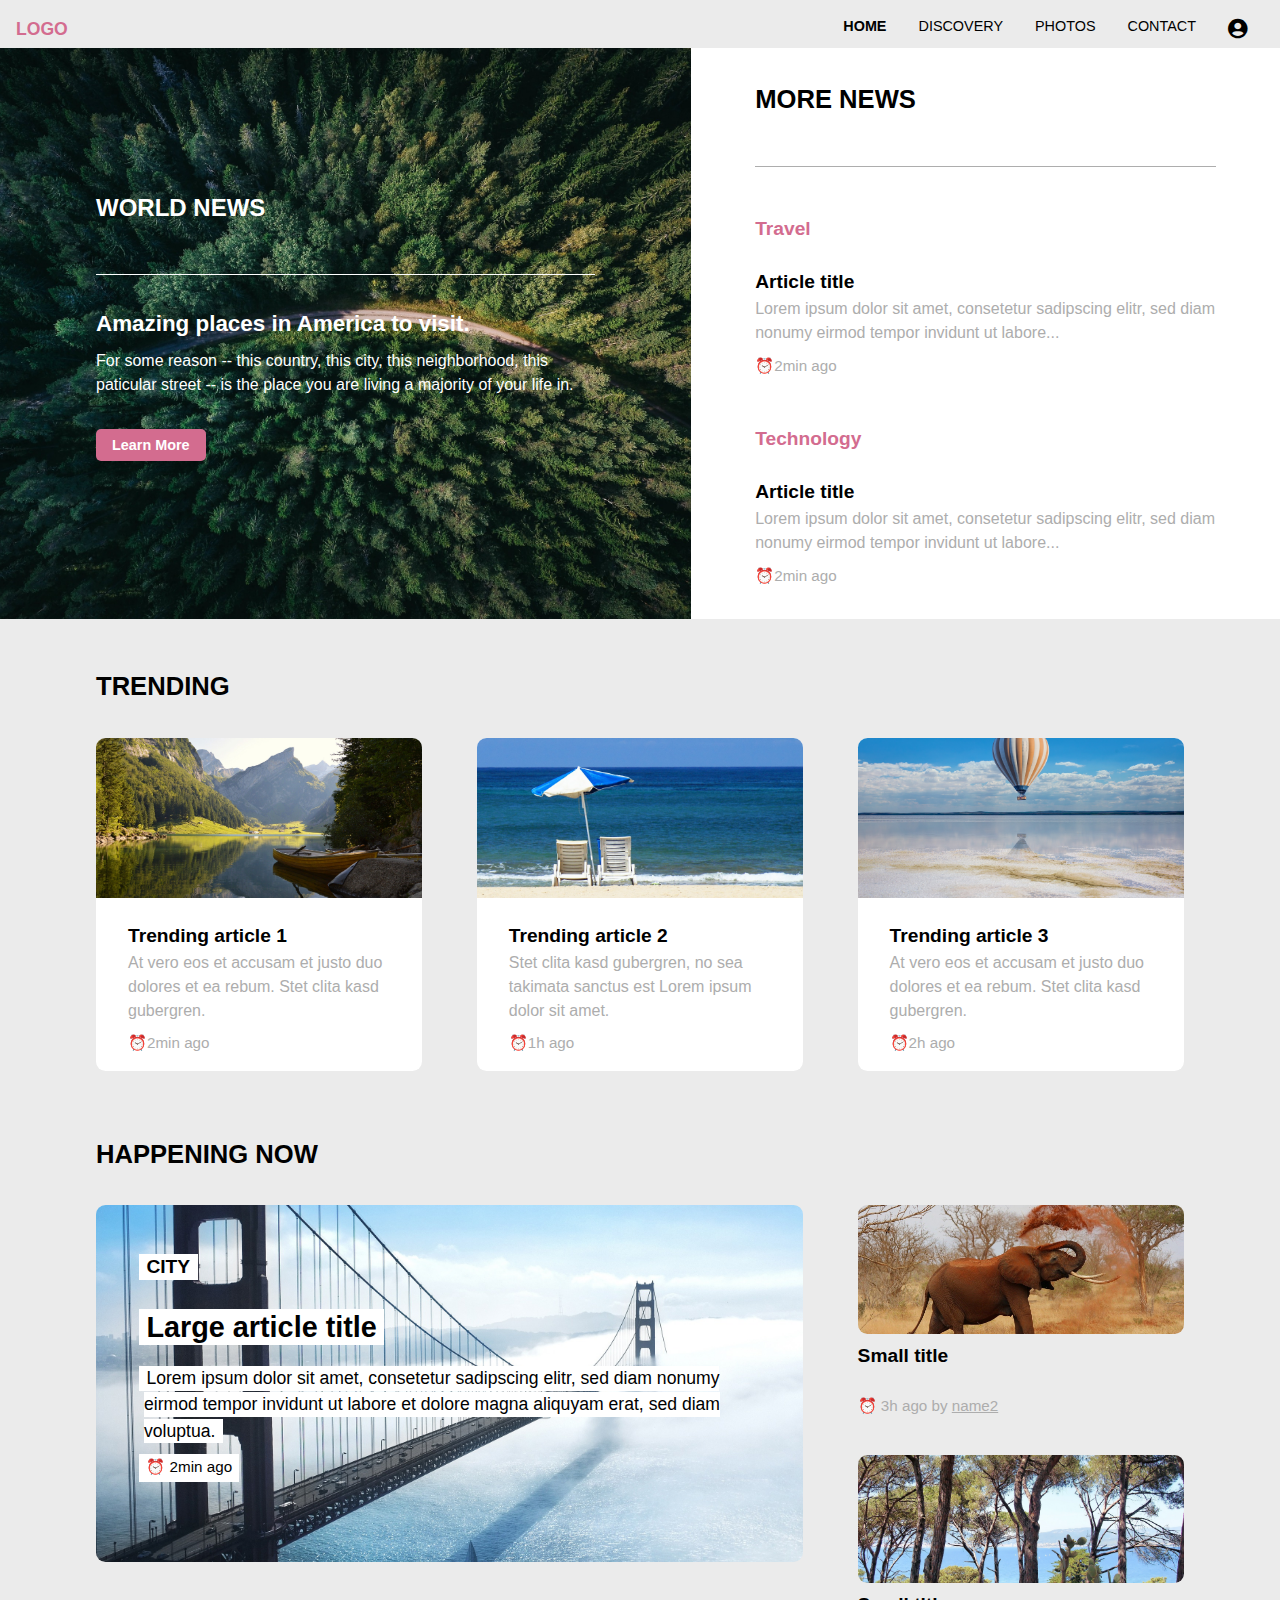
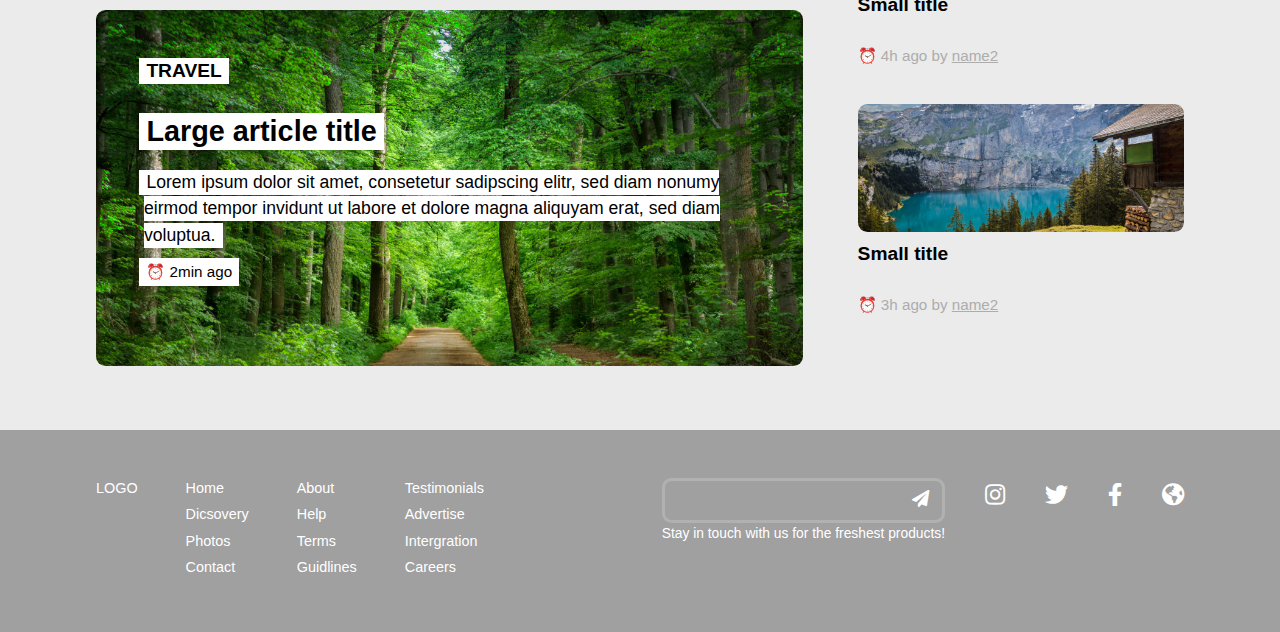
<file: index.html>
<!DOCTYPE html>
<html lang="en">

<head>
    <meta charset="UTF-8">
    <meta name="viewport" content="width=device-width, initial-scale=1.0">
    <title>Document</title>
    <link rel="icon" href="/img/leave_favicon.png" type="image/x-icon">
    <link rel="stylesheet" href="https://use.fontawesome.com/releases/v5.11.2/css/all.css">
    <link rel="stylesheet" type="text/css" href="style.css">
</head>

<body id="body">
    <div class="close_menu noneDisplay" id="close_menu" onclick="closeMenu()">
        ❌
    </div>
    <!-- Header -->
    <div class="header" id="header">
        <div class="navigation_menu" id="openmenu_btn">
            <div class="navigation" onclick="showMenu_moblie()">
                <i class="fas fa-align-left"></i>
            </div>
        </div>
        <div class="logo" id="logo">
            LOGO
        </div>
        <div class="nav_complete">
            <div class="nav_with_pp" id="nav_with_pp">
                <div class="nav" id="nav_mobile">
                    <div class="link active" onmouseover="showMenu()" onmouseout="hideMenu()">
                        <i class="fas fa-home icon size" id="icon1"></i>
                        HOME
                    </div>
                    <div class="link">
                        <i class="fas fa-compass icon size" id="icon2"></i>
                        DISCOVERY
                    </div>
                    <div class="link">
                        <i class="fas fa-image icon size" id="icon3"></i>
                        PHOTOS
                    </div>
                    <div class="link">
                        <i class="far fa-envelope icon size" id="icon4"></i>
                        CONTACT
                    </div>
                </div>
                <div class="link">
                    <i class="fas fa-user-circle pp"></i>
                    <f class="icon" id="icon5">PROFILE</f>
                </div>
            </div>
            <div id="menu" class="menu_nav hidden" onmouseover="showMenu()" onmouseout="hideMenu()">
                <div class="menu_link">
                    WORLD NEWS
                </div>
                <div class="menu_link">
                    TRAVEL
                </div>
                <div class="menu_link active">
                    TECHNOLOGY
                </div>
                <div class="menu_link">
                    CITY
                </div>
                <div class="menu_link">
                    CULTURE
                </div>
                <div class="menu_link">
                    MORE...
                </div>
            </div>
        </div>
    </div>
    <!-- News -->
    <div class="news" id="news">
        <div class="world_news">
            <div class="wn_text">
                <div class="wn_title">
                    WORLD NEWS
                </div>
                <div class="wn_subtitle">
                    Amazing places in America to visit.
                </div>
                <div class="wn_content">
                    For some reason -- this country, this city, this neighborhood,
                    this paticular street -- is the place you are living a majority
                    of your life in.
                </div>
                <div class="wn_btn">
                    <a class="btn" href="#explore">Learn More</a>
                </div>
            </div>
        </div>
        <div class="more_news">
            <div class="mn_text">
                <div class="mn_title">
                    MORE NEWS
                </div>
                <div class="travel">
                    <div class="mn_heading">
                        Travel
                    </div>
                    <div class="content_title">
                        Article title
                    </div>
                    <div class="content">
                        Lorem ipsum dolor sit amet, consetetur sadipscing
                        elitr, sed diam nonumy eirmod tempor invidunt ut labore...
                    </div>
                    <div class="time_past">
                        <span class="time_icon">⏰ </span>
                        2min ago
                    </div>
                </div>
                <div class="technology">
                    <div class="mn_heading">
                        Technology
                    </div>
                    <div class="content_title">
                        Article title
                    </div>
                    <div class="content">
                        Lorem ipsum dolor sit amet, consetetur sadipscing
                        elitr, sed diam nonumy eirmod tempor invidunt ut labore...
                    </div>
                    <div class="time_past">
                            <span class="time_icon">⏰</span>
                            2min ago
                    </div>
                </div>
            </div>
        </div>
    </div>
    <!-- Trending -->
    <div class="trending" id="trending">
        <div class="part_title">
            TRENDING
        </div>
        <div class="trending_content">


            <div class="trending_post">
                <div class="trending_img img_1"></div>

                <div class="trending_article">
                    <div class="content_title trending_title">
                        Trending article 1
                    </div>
                    <div class="content">
                        At vero eos et accusam et justo duo
                        dolores et ea rebum. Stet clita kasd gubergren.
                    </div>
                    <div class="time_past">
                        <span class="time_icon">⏰</span>
                        2min ago
                    </div>
                </div>
            </div>


            <div class="trending_post">
                <div class="trending_img img_2"></div>

                <div class="trending_article">
                    <div class="content_title trending_title">
                        Trending article 2
                    </div>
                    <div class="content">
                        Stet clita kasd gubergren,
                        no sea takimata sanctus est Lorem ipsum dolor sit amet.
                    </div>
                    <div class="time_past">
                        <span class="time_icon">⏰</span>
                        1h ago
                    </div>
                </div>
            </div>


            <div class="trending_post">
                <div class="trending_img img_3"></div>

                <div class="trending_article">
                    <div class="content_title trending_title">
                        Trending article 3
                    </div>
                    <div class="content">
                        At vero eos et accusam et justo duo
                        dolores et ea rebum. Stet clita kasd gubergren.
                    </div>
                    <div class="time_past">
                        <span class="time_icon">⏰</span>
                        2h ago
                    </div>
                </div>
            </div>

        </div>
    </div>
    <div class="happening_now" id="happening_now">
        <div class="part_title">
            HAPPENING NOW
        </div>


        <div class="hn_contnent">
            <div class="large_article">
                <div class="hn_post_large img_4">
                    <div class="article_categorie hn_text">
                        <span>
                            CITY
                        </span>
                    </div>
                    <div class="hn_title hn_text">
                        <span>Large article title</span>
                    </div>
                    <div class="hn_content hn_text">
                        <span>
                            Lorem ipsum dolor sit amet, consetetur sadipscing elitr,
                            sed diam nonumy eirmod tempor invidunt ut labore et dolore
                            magna aliquyam erat, sed diam voluptua.
                        </span>
                    </div>
                    <div class="time_past hn_text">
                        <span class="time_icon">
                            ⏰ 2min ago
                        </span>
                    </div>
                </div>
                <div class="hn_post_large img_5">
                    <div class="article_categorie hn_text">
                        <span>
                            TRAVEL
                        </span>
                    </div>
                    <div class="hn_title hn_text">
                        <span>Large article title</span>
                    </div>
                    <div class="hn_content hn_text">
                        <span>
                            Lorem ipsum dolor sit amet, consetetur sadipscing elitr,
                            sed diam nonumy eirmod tempor invidunt ut labore et dolore
                            magna aliquyam erat, sed diam voluptua.
                        </span>
                    </div>
                    <div class="time_past hn_text">
                        <span class="time_icon">
                            ⏰ 2min ago
                        </span>
                    </div>
                </div>
            </div>


            <div class="small_article">
                <div class="hn_post_small">
                    <div class="hn_small_img img_6">
                    </div>
                    <div class="content_title">
                        Small title
                    </div>
                    <div class="time_past">
                        <p>⏰ 3h ago by <u>name2</u></p>
                    </div>
                </div>


                <div class="hn_post_small">
                    <div class="hn_small_img img_7">

                    </div>
                    <div class="content_title">
                        Small title
                    </div>
                    <div class="time_past">
                        <p>⏰ 4h ago by <u>name2</u></p>
                    </div>
                </div>


                <div class="hn_post_small">
                    <div class="hn_small_img img_8">

                    </div>
                    <div class="content_title">
                        Small title
                    </div>
                    <div class="time_past">
                        <p>⏰ 3h ago by <u>name2</u></p>
                    </div>
                </div>
            </div>
        </div>


    </div>
    <div class="footer_mobile footer" id="footer">
        <div class="footer_nav">
            <div class="footer_nav_collum collum_logo">
                <div class="footer_logo">
                    LOGO
                </div>
            </div>
            <div class="footer_nav_collum collum1">
                <div class="footer_link">Home</div>
                <div class="footer_link">Dicsovery</div>
                <div class="footer_link">Photos</div>
                <div class="footer_link">Contact</div>
            </div>
            <div class="footer_nav_collum collum2">
                <div class="footer_link">About</div>
                <div class="footer_link">Help</div>
                <div class="footer_link">Terms</div>
                <div class="footer_link">Guidlines</div>
            </div>
            <div class="footer_nav_collum collum3">
                <div class="footer_link">Testimonials</div>
                <div class="footer_link">Advertise</div>
                <div class="footer_link">Intergration</div>
                <div class="footer_link">Careers</div>
            </div>
        </div>
        <div class="sub_to_newsletter">
            <div class="email_field">
                <div class="email_input">
                    <input type="email" class="email" name="email">
                </div>
                <div class="email_send">
                    <i class="fas fa-paper-plane"></i>
                </div>
            </div>
            <div class="stnl_text">
                Stay in touch with us for the freshest products!
            </div>
        </div>
        <div class="socialmedia">
            <div class="socialmedia_link">
                <i class="fab fa-instagram"></i>
            </div>
            <div class="socialmedia_link">
                <i class="fab fa-twitter"></i>
            </div>
            <div class="socialmedia_link">
                <i class="fab fa-facebook-f"></i>
            </div>
            <div class="socialmedia_link">
                <i class="fas fa-globe-americas"></i>
            </div>
        </div>
    </div>

    <script src="script.js"></script>
</body>

</html>
</file>
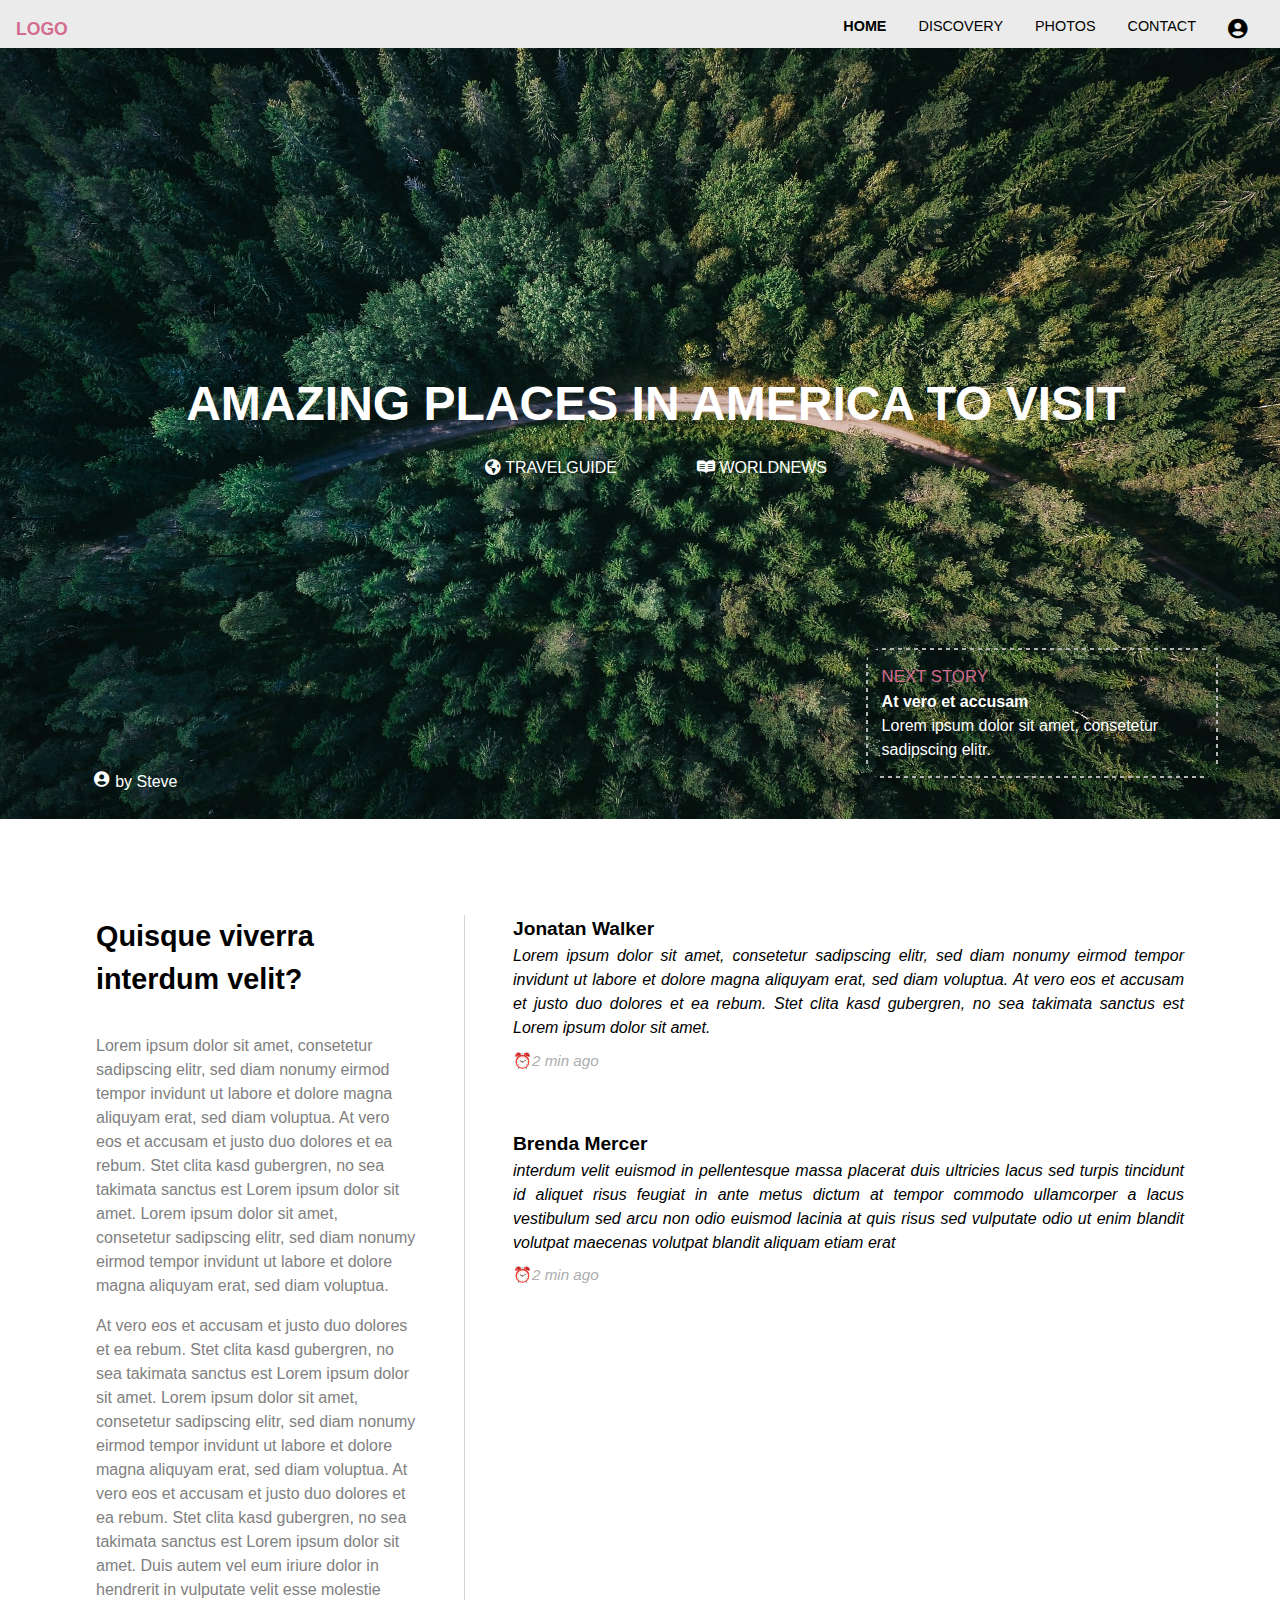
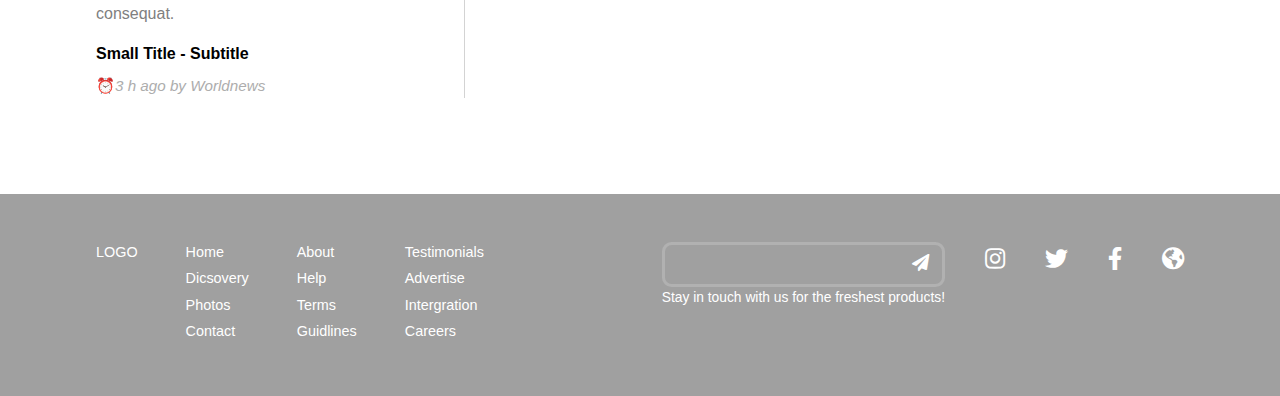
<file: post.html>
<!DOCTYPE html>
<html lang="en">

<head>
    <meta charset="UTF-8">
    <meta name="viewport" content="width=device-width, initial-scale=1.0">
    <title>Document</title>
    <link rel="icon" href="/img/leave_favicon.png" type="image/x-icon">
    <link rel="stylesheet" href="https://use.fontawesome.com/releases/v5.11.2/css/all.css">
    <link rel="stylesheet" type="text/css" href="style.css">
</head>

<body id="body">
    <div class="close_menu noneDisplay" id="close_menu" onclick="closeMenu_post()">
        ❌
    </div>
    <!-- Header -->
    <div class="header" id="header">
        <div class="navigation_menu" id="openmenu_btn">
            <div class="navigation" onclick="showMenu_moblie_post()">
                <i class="fas fa-align-left"></i>
            </div>
        </div>
        <div class="logo">
            LOGO
        </div>
        <div class="nav_complete">
            <div class="nav_with_pp" id="nav_with_pp">
                <div class="nav" id="nav_mobile">
                    <div class="link active" onmouseover="showMenu()" onmouseout="hideMenu()">
                        <i class="fas fa-home icon size" id="icon1"></i>
                        HOME
                    </div>
                    <div class="link">
                        <i class="fas fa-compass icon size" id="icon2"></i>
                        DISCOVERY
                    </div>
                    <div class="link">
                        <i class="fas fa-image icon size" id="icon3"></i>
                        PHOTOS
                    </div>
                    <div class="link">
                        <i class="far fa-envelope icon size" id="icon4"></i>
                        CONTACT
                    </div>
                </div>
                <div class="link">
                    <i class="fas fa-user-circle pp"></i>
                    <f class="icon" id="icon5">PROFILE</f>
                </div>
            </div>
            <div id="menu" class="menu_nav hidden" onmouseover="showMenu()" onmouseout="hideMenu()">
                <div class="menu_link">
                    WORLD NEWS
                </div>
                <div class="menu_link active">
                    TRAVEL
                </div>
                <div class="menu_link">
                    TECHNOLOGY
                </div>
                <div class="menu_link">
                    CITY
                </div>
                <div class="menu_link">
                    CULTURE
                </div>
                <div class="menu_link">
                    MORE...
                </div>
            </div>
        </div>
    </div>

    <!-- Content -->

    <div class="article_header" id="article_header">
        <div class="article_title">
            AMAZING PLACES IN AMERICA TO VISIT
        </div>
        <div class="article_links">
            <div class="travelguide">
                <i class="fas fa-globe-americas"></i>
                TRAVELGUIDE
            </div>
            <div class="worldnews">
                <i class="fab fa-readme"></i>
                WORLDNEWS
            </div>
        </div>
        <div class="maker_next">
            <div class="maker">
                <div class="maker_img">
                    <i class="fas fa-user-circle"></i>
                </div>
                <div class="maker_name mobile_hidden">
                    by Steve
                </div>
            </div>
            <div class="next_story">
                <div class="next_story_title">
                    NEXT STORY
                </div>
                <div class="next_story_subtitle mobile_hidden">
                    At vero et accusam
                </div>
                <div class="next_story_desc mobile_hidden">
                    Lorem ipsum dolor sit amet, consetetur
                    sadipscing elitr.
                </div>
            </div>
        </div>
    </div>

    <div class="post_content" id="post_content">
        <div class="post_left">
            <div class="post_title">Quisque viverra interdum velit?</div>
            <div class="content_text">
                <p>
                    Lorem ipsum dolor sit amet, consetetur sadipscing elitr,
                    sed diam nonumy eirmod tempor invidunt ut labore et dolore
                    magna aliquyam erat, sed diam voluptua. At vero eos et accusam
                    et justo duo dolores et ea rebum. Stet clita kasd gubergren, no
                    sea takimata sanctus est Lorem ipsum dolor sit amet. Lorem ipsum
                    dolor sit amet, consetetur sadipscing elitr, sed diam nonumy eirmod
                    tempor invidunt ut labore et dolore magna aliquyam erat, sed
                    diam voluptua.
                </p>
                <p>
                    At vero eos et accusam et justo duo dolores et ea rebum.
                    Stet clita kasd gubergren, no sea takimata sanctus est Lorem ipsum
                    dolor sit amet. Lorem ipsum dolor sit amet, consetetur sadipscing
                    elitr, sed diam nonumy eirmod tempor invidunt ut labore et dolore
                    magna aliquyam erat, sed diam voluptua. At vero eos et accusam et
                    justo duo dolores et ea rebum. Stet clita kasd gubergren, no sea
                    takimata sanctus est Lorem ipsum dolor sit amet. Duis autem vel
                    eum iriure dolor in hendrerit in vulputate velit esse molestie
                    consequat.
                </p>
            </div>
            <div class="post_subtitle">
                Small Title - Subtitle
            </div>
            <div class="time_past">
                <span class="time_icon">
                    ⏰
                </span>
                <div class="time_past_crusiv">
                    3 h ago by Worldnews
                </div>
            </div>
        </div>
        <div class="post_right">
            <div class="comment com_1">
                <div class="comment_creator">
                    Jonatan Walker
                </div>
                <div class="comment_content">
                    Lorem ipsum dolor sit amet, consetetur sadipscing elitr,
                    sed diam nonumy eirmod tempor invidunt ut labore et dolore
                    magna aliquyam erat, sed diam voluptua. At vero eos et accusam
                    et justo duo dolores et ea rebum. Stet clita kasd gubergren,
                    no sea takimata sanctus est Lorem ipsum dolor sit amet.
                </div>
                <div class="time_past">
                    <span class="time_icon">
                        ⏰
                    </span>
                    <div class="time_past_crusiv">
                        2 min ago
                    </div>
                </div>
            </div>
            <div class="comment com_2">
                <div class="comment_creator">Brenda Mercer</div>
                <div class="comment_content">
                    interdum velit euismod in pellentesque massa placerat duis
                    ultricies lacus sed turpis tincidunt id aliquet risus feugiat
                    in ante metus dictum at tempor commodo ullamcorper a lacus
                    vestibulum sed arcu non odio euismod lacinia at quis risus
                    sed vulputate odio ut enim blandit volutpat maecenas volutpat
                    blandit aliquam etiam erat
                </div>
                <div class="time_past">
                    <span class="time_icon">
                        ⏰
                    </span>
                    <div class="time_past_crusiv">
                        2 min ago
                    </div>
                </div>
            </div>
            <div class="post_video">
                <iframe src="https://www.youtube.com/embed/zBzpmuCiKVI" frameborder="0" allow="accelerometer; autoplay; encrypted-media; gyroscope; picture-in-picture" allowfullscreen id="video_comment"></iframe>
            </div>
        </div>
    </div>

    </div>
    <div class="footer_mobile footer" id="footer">
        <div class="footer_nav">
            <div class="footer_nav_collum collum_logo">
                <div class="footer_logo">
                    LOGO
                </div>
            </div>
            <div class="footer_nav_collum collum1">
                <div class="footer_link">Home</div>
                <div class="footer_link">Dicsovery</div>
                <div class="footer_link">Photos</div>
                <div class="footer_link">Contact</div>
            </div>
            <div class="footer_nav_collum collum2">
                <div class="footer_link">About</div>
                <div class="footer_link">Help</div>
                <div class="footer_link">Terms</div>
                <div class="footer_link">Guidlines</div>
            </div>
            <div class="footer_nav_collum collum3">
                <div class="footer_link">Testimonials</div>
                <div class="footer_link">Advertise</div>
                <div class="footer_link">Intergration</div>
                <div class="footer_link">Careers</div>
            </div>
        </div>
        <div class="sub_to_newsletter">
            <div class="email_field">
                <div class="email_input">
                    <input type="email" class="email" name="email">
                </div>
                <div class="email_send">
                    <i class="fas fa-paper-plane"></i>
                </div>
            </div>
            <div class="stnl_text">
                Stay in touch with us for the freshest products!
            </div>
        </div>
        <div class="socialmedia">
            <div class="socialmedia_link">
                <i class="fab fa-instagram"></i>
            </div>
            <div class="socialmedia_link">
                <i class="fab fa-twitter"></i>
            </div>
            <div class="socialmedia_link">
                <i class="fab fa-facebook-f"></i>
            </div>
            <div class="socialmedia_link">
                <i class="fas fa-globe-americas"></i>
            </div>
        </div>
    </div>

    <script src="script.js"></script>
</body>

</html>
</file>
<file: style.css>
/* RESET DEFAULTS */
* {
	box-sizing: content-box;
}
html {
	font-size: 100%;
}
body{
    font-family: sans-serif;
    font-weight: 300;
    margin: 0;
    padding: 0;   
    display: flex;
    flex-direction: column;
    flex: 1 0 auto;
}
#body {
    line-height: 1.5;
}
a {
    text-decoration: none;
    line-height: 2rem;
}

/* MAIN CSS */

/* Header */
.header {
    display: flex;
    flex-direction: row;
    justify-content: space-between;
    background-color: rgb(235, 235, 235);
    height: 3rem;
}
.logo {
    align-self: flex-start;
    color: rgb(211, 108, 143);
    font-weight: bold;
    font-size: 110%;
    padding-top: 1rem;
    padding-bottom: 1rem;
    padding-left: 1rem;
    padding-right: 1rem;
}
.navigation_menu {
    display: none;
    align-self: flex-start;
    font-size: 110%;
    padding-top: 1rem;
    padding-bottom: 1rem;
    padding-left: 1rem;
    padding-right: 1rem;
}
.nav_complete {
    display: flex;
    flex-direction: column;
    line-height: 1;
}
.nav {
    display: flex;
    flex-direction: row;
}
.nav_with_pp {
    display: flex;
    flex-direction: row;
}
.nav_menu {
    line-height: 1;
    padding-bottom: 0;
    padding-top: 0;
}
.link {
    font-size: 90%;
    padding-top: 1.2rem;
    padding-bottom: .5rem;
    padding-left: 1rem;
    padding-right: 1rem;
}
.link:hover {
    font-weight: bold;
}
.icon {
    display: none;
    padding-right: 1rem;
}
.size {
    font-size: 120%;
}
.menu_nav {
    z-index: 1000;
    background-color: rgb(235, 235, 235);
    width: 10rem;
    border-radius: 0 0 .6rem .6rem;
}
.hidden {
    display: none;
}
.menu_link {
    font-size: 90%;
    padding-bottom: 0.5rem;
    padding-left: 1rem;
    padding-right: 1rem;
}
.menu_link:hover {
    font-weight: bold;
}
.active{
    font-weight: bold;
}
/* News */
.news {
    width: 100%;
    display: flex;
    flex-direction: row;
    justify-content: space-between;
}
/* World News */
.world_news {
    width: 60%;
    display: flex;
    flex-direction: column;
    justify-content: center;
    background-image: url("./img/forrest_1.jpg");
    background-position: center;
    background-repeat: no-repeat;
    background-size: cover;
    color: white;
}
.wn_text {
    margin-left: 6rem;
    margin-right: 6rem;
}
.wn_title {
    font-weight: bold;
    font-size: 150%;
    padding-bottom: 3rem;
    border-bottom: solid;
    border-width: .1rem;
    border-color: white;
}
.wn_subtitle {
    font-weight: bold;
    font-size: 140%;
    padding-top: 2rem;
}
.wn_content {
    padding-top: .5rem;
    padding-bottom: 1rem;
}
.wn_btn {
    margin-top: 1rem;
    margin-bottom: 1rem;
}
.btn {
        color: white;
        text-decoration: none;
        font-weight: bold;
        font-size: 90%;
        background-color: rgb(211, 108, 143);
        border-radius: 5px;
        padding-top: .5rem;
        padding-bottom: .5rem;
        padding-left: 1rem;
        padding-right: 1rem;
        box-shadow: 0 4px 8px 0 rgba(0,0,0,0.2);
        min-width: 80px;
        text-align: center;
        width: fit-content;
}
/* More News */
.more_news {
    width: 40%;
    display: flex;
    flex-direction: column;   
    align-items: center;
    justify-content: center;
    padding-right: 4rem;
    padding-left: 4rem;
    padding-top: 2rem;
    padding-bottom: 2rem;
}
.mn_title {
    font-weight: bold;
    font-size: 160%;
    padding-bottom: 3rem;
    border-bottom: solid;
    border-width: .05rem;
    border-color: rgb(173, 173, 173);
}
.mn_heading {
    font-size: 120%;
    color: rgb(211, 108, 143);
    font-weight: bold;
    padding-top: 3rem;
    padding-bottom: 1rem;
}
.content_title{
    font-size: 120%;
    font-weight: bold;
    padding-top: .5rem;
    /* padding-bottom: .5rem; */
}
.content{
    color: rgb(173, 173, 173);
}
.time_past{
    display: flex;
    flex-direction: row;
    font-size: 95%;
    color: rgb(173, 173, 173);
    font-style: italic;
    /* padding-top: .6rem; */
}
/* Content */
.trending {
    background-color: rgb(235, 235, 235);
    padding-top: 1rem;
    padding-right: 6rem;
    padding-left: 6rem;
}
.part_title {
    font-weight: bold;
    font-size: 160%;
    padding-top: 2rem;
    padding-bottom: 2rem;
}
.trending_content {
    display: flex;
    flex-direction: row;
    justify-content: space-between;
}
.trending_post {
    width: 30%;
    background-color: white;
    border-radius: .6rem;
    margin-bottom: 1rem;
}
.trending_img {
    height: auto;
    min-height: 10rem;
    background-position: center;
    background-repeat: no-repeat;
    background-size: cover;
    border-radius: .6rem .6rem 0 0;
}
.img_1 {
    background-image: url("./img/mountain_lake.jpg");
}
.img_2 {
    background-image: url("./img/beach.jpg");
}
.img_3 {
    background-image: url("./img/ballon.jpg");
}
.trending_article {
    padding-left: 2rem;
    padding-right: 2rem;
    padding-bottom: 1rem;
}
.trending_title {
    padding-top: 1.5rem;
}
.happening_now {
    background-color: rgb(235, 235, 235);
    padding-top: 1rem;
    padding-right: 6rem;
    padding-left: 6rem;
    padding-bottom: 4rem;
}
.hn_contnent {
    display: flex;
    flex-direction: row;
    justify-content: space-between;
}
.large_article {
    width: 65%;
    color: white;
}
.hn_post_large {
    height: 30%;
    background-position: center;
    background-repeat: no-repeat;
    background-size: cover;
    display: flex;
    flex-direction: column;   
    justify-content: flex-start;
    padding-left: 3rem;
    padding-right: 3rem;
    padding-top: 3rem;
    padding-bottom: 5rem;
    border-radius: .6rem;
    margin-bottom: 3rem;
}
.img_4 {
    background-image: url("/img/golden_gate_bridge.jpg");
}
.img_5 {
    background-image: url("/img/forrest_2.jpg");
}
.article_categorie {
    margin-bottom: auto;
    font-weight: bold;
    font-size: 120%;
}
.hn_title {
    font-size: 180%;
    font-weight: bold; 
    margin-bottom: 1rem;
}
.hn_text > span {
    background-color: rgb(255, 255, 255);
    box-shadow: 5px 0 0px 0px rgb(255, 255, 255), -5px 0 0px 0px rgb(255, 255, 255);
    padding: 0.15rem;
    color: black;
}
.hn_content{
    font-size: 110%;
}
.img_6 {
    background-image: url("/img/elephant.jpg");
}
.img_7 {
    background-image: url("/img/coast.jpg");
}
.img_8 {
    background-image: url("/img/mountain_hut.jpg");
}
.hn_post_small {
    height: 30%;
}
.hn_small_img {
    background-position: center;
    background-repeat: no-repeat;
    background-size: cover;
    height: 60%;
    border-radius: .6rem;
}
.small_article {
    display: flex;
    flex-direction: column;
    justify-content: space-between;
    width: 30%;
    padding-bottom: 3rem;
}
.pp {
    font-size: 140%;
    padding-right: 1rem;
}
/* FOOTER */
.footer {
    display: flex;
    flex-direction: row;
    justify-content: flex-start;
    font-size: 90%;
    background-color: rgb(160, 160, 160);
    color: white;
    padding-top: 3rem;
    padding-right: 6rem;
    padding-left: 6rem;
    padding-bottom: 3rem;
}
.footer_nav {
    display: flex;
    flex-direction: row;
    margin-right: auto;
}
.logo_footer {
    font-weight: bold;
    padding-right: 5rem;
}
.footer_nav_collum {
    padding-right: 3rem;
}
.footer_link {
    padding-bottom: .3rem;
}
.sub_to_newsletter {
    display: flex;
    flex-direction: column;
    font-size: 120%;
    color: rgb(255, 255, 255);
}
.email_field {
    display: flex;
    flex-direction: row;
    align-items: center;
    border: 3px solid rgb(177, 177, 177);
    border-radius: .6rem;
    padding: .4rem;
}
.email {
    box-sizing: border-box;
    border: 1px solid rgb(160, 160, 160);
    -webkit-transition: 0.5s;
    transition: 0.5s;
    outline: none;
    background-color: rgb(160, 160, 160);
}
.email_send {
    padding-right: .4rem;
    padding-left: .4rem;
    color: white;
}
.email_input {
    width: 140%;
}
input[type=email] {
    background-color: rgb(160, 160, 160);
    color: white;
    width: 100%;
}
.stnl_text {
    font-size: 80%;
}
.socialmedia {
    font-size: 160%;
    display: flex;
    flex-direction: row;
}
.socialmedia_link {
    padding-left: 2.5rem;
}
.menu_vh {
    height: 100vh;
}
.close_menu {
	font-style: normal;
	color: transparent;  
    text-shadow: 0 0 0 black;
    padding-top: 1rem;
    padding-bottom: 1rem;
    padding-left: 1rem;
    padding-right: 1rem;
}
.noneDisplay {
    display: none;
}
@media screen and (max-width: 667px) {
    #body{
        font-weight: 300;
        margin: 0;
        padding: 0;   
        display: flex;
        flex-direction: column;
        line-height: 1.25;
        background-color: rgb(235, 235, 235);
    }
    .header {
        height: 3.5em;
        min-height: 3.5em;
    }
    .navigation_menu {
        display: unset;
    }
    .news {
        height: auto;
        width: 100%;
        display: flex;
        flex-direction: column;
        justify-content: flex-start;
    }
    .world_news {
        width: 100%;
        display: flex;
        flex-direction: column;
        justify-content: center;
        background-image: url("img/forrest_1.jpg");
        background-position: center;
        background-repeat: no-repeat;
        background-size: cover;
        color: white;
        padding-top: 1rem;
        padding-bottom: 1rem;
    }
    .wn_text {
        margin-left: 2rem;
        margin-right: 2rem;
    }
    .more_news {
        display: flex;
        flex-direction: column;   
        align-items: center;
        justify-content: center;
        padding-top: 2rem;
        padding-right: 2rem;
        padding-left: 2rem;
        padding-bottom: 2rem;
        width: auto;
    }
    .trending {
        background-color: rgb(235, 235, 235);
        padding-top: 1rem;
        padding-right: 2rem;
        padding-left: 2rem;
        height: auto;
    }
    .trending_content {
        height: auto;
        display: flex;
        flex-direction: column;
        justify-content: space-between;
    }
    .trending_post {
        width: 100%;
        min-height: 40vh;
        height: auto;
        border-radius: .6rem;
        padding-bottom: 1rem;
    }
    .happening_now {
        background-color: rgb(235, 235, 235);
        padding-top: 1rem;
        padding-right: 2rem;
        padding-left: 2rem;
        padding-bottom: 0rem;
    }
    .hn_contnent {
        display: flex;
        flex-direction: column;
        justify-content: flex-start;
    }
    .large_article {
        width: 100%;
        color: white;
    }
    .hn_post_large {
        height: 30%;
        background-position: center;
        background-repeat: no-repeat;
        background-size: cover;
        display: flex;
        flex-direction: column;   
        justify-content: flex-start;
        padding-left: 2rem;
        padding-right: 2rem;
        padding-top: 3rem;
        padding-bottom: 5rem;
        margin-bottom: 3rem;
    }
    .small_article {
        width: 100%;
        height: 80vh;
        padding-bottom: 1rem;
    }
    .hn_post_small {
        height: 50%;
        margin-bottom: 2rem;
    }
    .hn_small_img {
        background-position: center;
        background-repeat: no-repeat;
        background-size: cover;
        height: 70%;
        border-radius: .6rem;
    }
    .footer_mobile {
        display: none;
    }
    .nav {
        display: none;
    }
    .image{
        padding-top: .8rem;
        padding-bottom: .5rem;
        padding-left: 1rem;
        padding-right: 1rem;
    }
    .footer_open {
        display: flex;
        flex-direction: column;
        align-items: center;
        justify-content: space-evenly;
        font-size: 90%;
        background-color: rgb(160, 160, 160);
        color: white;
        padding-top: 0;
        padding-right: 0;
        padding-left: 0;
        padding-bottom: 0;
        height: auto;
        min-height: 20rem;
        width: 100%;
    }
    .sub_to_newsletter {
        display: none;
    }
    .collum1 {
        display: none;
    }
    .footer_logo {
        display: none;
    }
    .footer_nav_collum {
        padding-right: 0;
    }
    .footer_nav {
        width: 60%;
        display: flex;
        flex-direction: row;
        justify-content: space-between;
        margin-right: 0;
    }
    .socialmedia {
        width: 60%;
        font-size: 160%;
        display: flex;
        flex-direction: row;
        justify-content: space-between;
        padding-left: 0;
    }
    .socialmedia_link {
        padding-left: 0;
    }
    .collum_logo {
        display: none;
    }
    .footer_link {
        font-size: 120%;
        line-height: 200%;
    }
    .nav_complete {
        display: flex;
        flex-direction: column;
        line-height: 1;
    }
    .nav_with_pp {
        display: flex;
        flex-direction: column;
    }
    .header_mobile {
        display: flex;
        flex-direction: column;
        flex-shrink: 0;
        justify-content: space-evenly;
        padding-left: 15%;
        background-color: rgb(235, 235, 235);
        height: 24rem;
        width: 85%;
        font-size: 120%;
        flex: 1;
    }
}

.time_past {
    font-style: normal;
}

.time_past_crusiv {
    font-style: italic;
}


/* POST TITLE */

.article_header {
    height: 30%;
    background-image: url("img/forrest_1.jpg");
    background-position: center;
    background-repeat: no-repeat;
    background-size: cover;
    display: flex;
    flex-direction: column;
    justify-content: center;
    align-items: center;
    color: white;
    padding-left: 2rem;
}
.article_title {
    font-size: 300%;
    font-weight: bold;
    padding-bottom: 1rem;
    margin-top: 20rem;
}
.article_links {
    display: flex;
    flex-direction: row;
}
.worldnews {
    padding-left: 5rem;
}
.maker_next {
    display: flex;
    flex-direction: row;
    width: 90%;
    margin-top: 8rem;
    padding-bottom: 1.6rem;
}
.maker {
    display: flex;
    flex-direction: row;
    margin-right: auto;
    margin-top: 10rem;
}
.maker_name {
    padding-top: .1rem;
    padding-left: .3rem;
}
.next_story {
    align-self: flex-end;
    background-image: url("data:image/svg+xml,%3csvg width='100%25' height='100%25' xmlns='http://www.w3.org/2000/svg'%3e%3crect width='100%25' height='100%25' fill='none' stroke='%23B5B5B5FF' stroke-width='4' stroke-dasharray='4' stroke-dashoffset='0' stroke-linecap='butt'/%3e%3c/svg%3e");
    border-radius: 1rem;
    width: 20rem;
    padding: 1rem;
    margin-bottom: 1rem;
}
.next_story_title {
    font-size: 105%;
    color: rgb(211, 108, 143);;
}
.next_story_subtitle {
    font-weight: bold;
}

/* POST CONTENT */

.post_content {
    display: flex;
    flex-direction: row;
    padding: 6rem;

}
.post_left {
    width: 80vw;
    min-width: 20rem;
    padding-right: 3rem;
    border-right: solid lightgray 1px;
}
.post_title {
    font-size: 180%;
    font-weight: bold;
    padding-bottom: 1rem;
}
.post_right {
    display: flex;
    flex-direction: column;
    justify-content: space-between;
    width: auto;
    padding-left: 3rem;
}
.content_text {
    color: gray;
}
.post_video {
    position: relative;
    width: 100%;
    height: 0;
    padding-bottom: 52.63%; /* 9/16 = 0.5625 */
}
#video_comment {
    position: absolute;
    top: 0;
    left: 0;
    width: 100%;
    height: 100%;
    border-radius: .6rem;
}
.time_past{
    display: flex;
    flex-direction: row;
    font-size: 95%;
    color: rgb(173, 173, 173);
    padding-top: .6rem;
}
.comment_creator {
    font-size: 120%;
    font-weight: bold;
    /* padding-bottom: .6rem; */
}
.comment {
    padding-bottom: 1rem;
}
.comment_content {
    font-style: italic;
    text-align: justify;
}
.post_subtitle {
    font-weight: bold;
}

@media screen and (max-width: 667px) {
    /* INDIVIDUEL */

    .post_content {
        display: flex;
        flex-direction: column;
        padding: 2rem;
    
    }
    .post_left {
        width: auto;
        min-width: 10rem;
        padding-right: 0;
        border-right: hidden;
        border-bottom: solid lightgray 1px;
        padding-bottom: 2rem;
    }
    .post_title {
        font-size: 180%;
        font-weight: bold;
        padding-bottom: 1rem;
    }
    .post_right {
        display: flex;
        flex-direction: column;
        justify-content: space-between;
        width: auto;
        padding-left: 0;
        padding-top: 2rem;
    }
    .content_text {
        color: gray;
        text-align: justify;
    }
    .post_video {
        position: relative;
        width: 100%;
        height: 0;
        padding-bottom: 52.63%; /* 9/16 = 0.5625 */
    }
    #video_comment {
        border-radius: 0;
    }

    .article_title {
        font-size: 160%;
        text-align: center;
        font-weight: bold;
        padding-bottom: 1rem;
        margin-top: 6rem;
    }
    .article_links {
        display: flex;
        flex-direction: row;
        justify-content: space-evenly;
        font-size: 80%;
    }
    .worldnews {
        padding-left: 4rem;
    }
    .maker_next {
        display: flex;
        flex-direction: row;
        width: 90%;
        margin-top: 2rem;
        padding-bottom: 1.6rem;
    }
    .maker {
        font-size: 175%;
        display: flex;
        flex-direction: row;
        margin-right: auto;
        margin-top: 0;
    }
    .maker_name {
        padding-top: .1rem;
        padding-left: .3rem;
    }
    .next_story {
        align-self: flex-end;
        background-image: none;
        border-radius: 0;
        width: auto;
        padding: 0;
        margin-bottom: 0;
    }
    .next_story_title {
        font-size: 100%;
        color: rgb(211, 108, 143);
        font-weight: bold;
    }
    .next_story_subtitle {
        font-weight: bold;
    }
    .mobile_hidden {
        display: none;
    }

}
</file>
